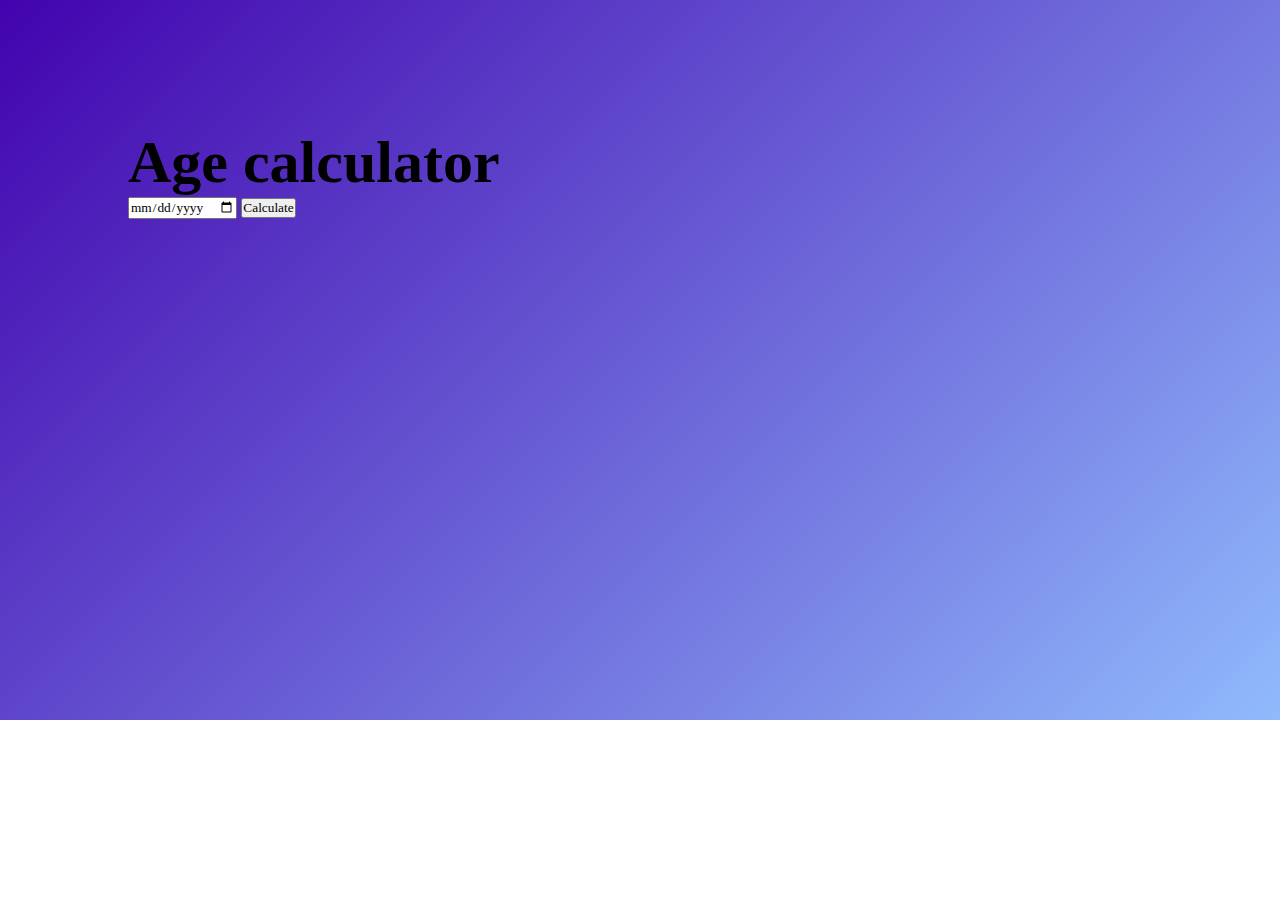
<file: Age calculator/index.html>
<!DOCTYPE html>
<html lang="en">
<head>
    <meta charset="UTF-8">
    <meta name="viewport" content="width=device-width, initial-scale=1.0">
    <title>Document</title>
    <link rel="stylesheet" href="style.css">
</head>
<body>
    <div class="container">
        <div class="calculator">
            <h1>Age calculator</h1>
            <div class="input-box">
                <input type="date" id="date">
                <button onclick="calculateAge()">Calculate</button>
            </div>
        </div>
    </div>
</body>
</html>
</file>
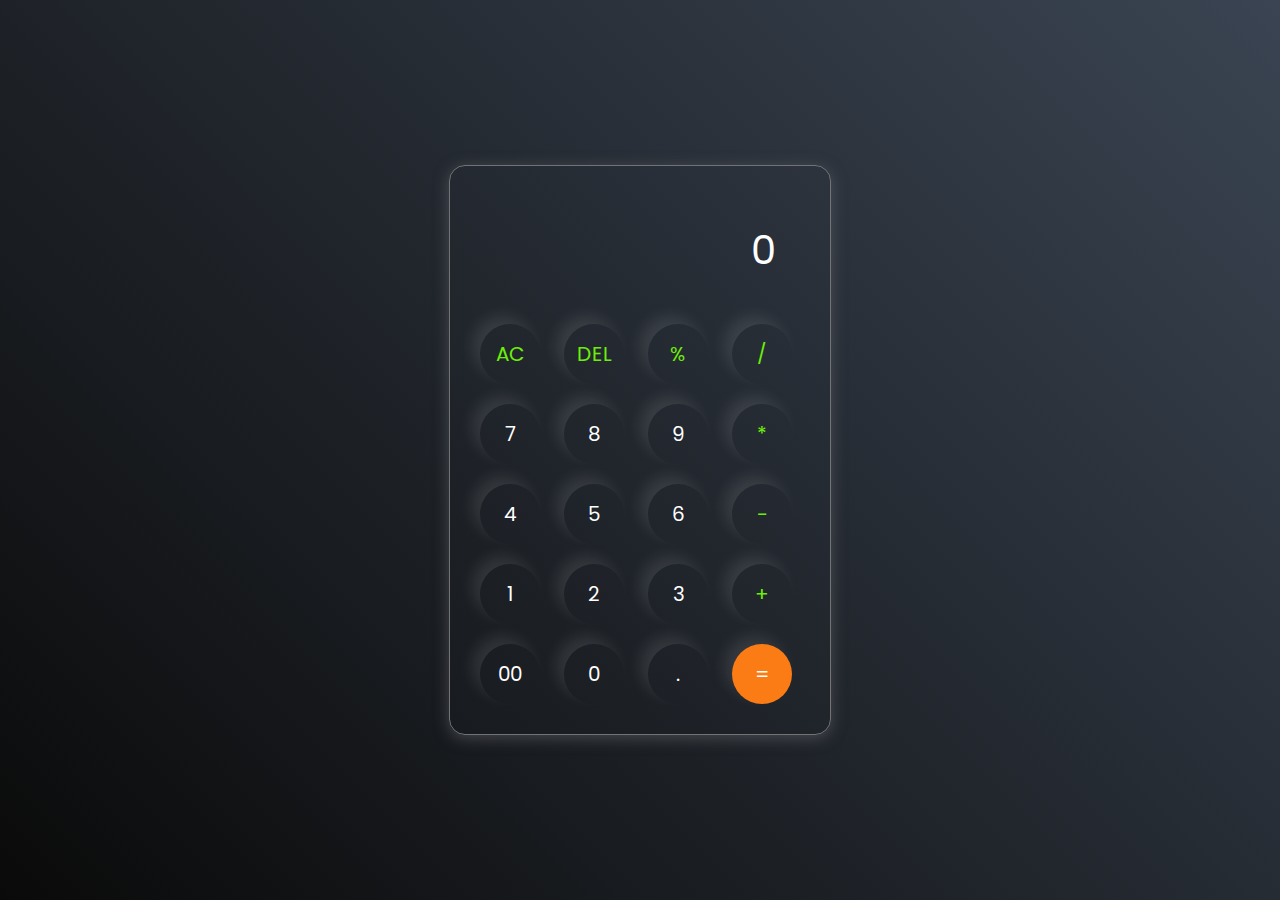
<file: Calculator/index.html>
<!DOCTYPE html>
<html lang="en">
  <head>
    <meta charset="UTF-8" />
    <meta http-equiv="X-UA-Compatible" content="IE=edge" />
    <meta name="viewport" content="width=device-width, initial-scale=1.0" />
    <link rel="stylesheet" href="style.css" />
    <title>Calculator</title>
  </head>
  <body>
    <div class="container">
      <div class="calculator">
        <input type="text" id="inputBox" placeholder="0" />
        <div>
          <button class="button operator">AC</button>
          <button class="button operator">DEL</button>
          <button class="button operator">%</button>
          <button class="button operator">/</button>
        </div>
        <div>
          <button class="button">7</button>
          <button class="button">8</button>
          <button class="button">9</button>
          <button class="button operator">*</button>
        </div>
        <div>
          <button class="button">4</button>
          <button class="button">5</button>
          <button class="button">6</button>
          <button class="button operator">-</button>
        </div>
        <div>
          <button class="button">1</button>
          <button class="button">2</button>
          <button class="button">3</button>
          <button class="button operator">+</button>
        </div>

        <div>
          <button class="button">00</button>
          <button class="button">0</button>
          <button class="button">.</button>
          <button class="button equalBtn">=</button>
        </div>
      </div>
    </div>

    <script src="script.js"></script>
  </body>
</html>
</file>
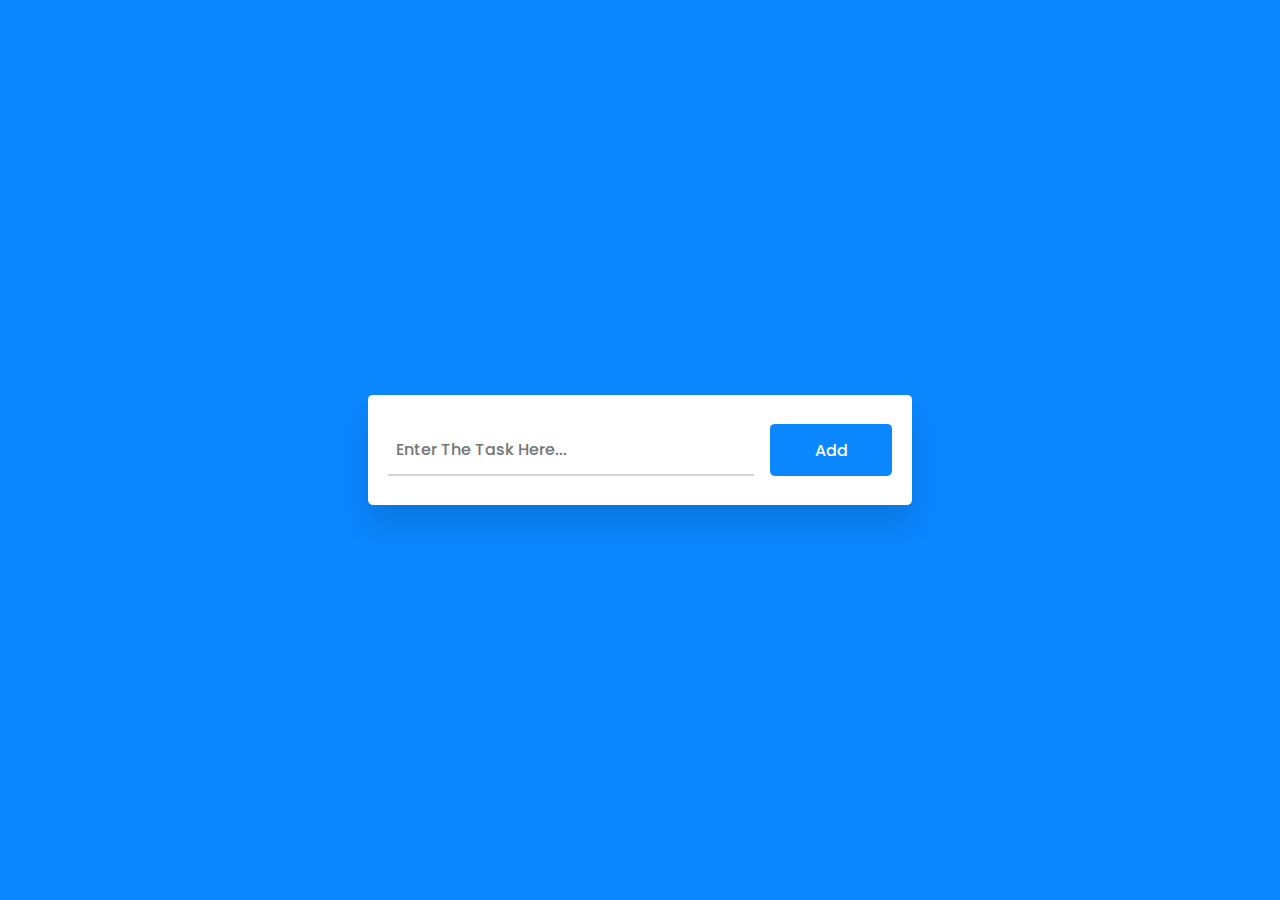
<file: to-do list/index.html>
<!DOCTYPE html>
<html lang="en">
  <head>
    <meta name="viewport" content="width=device-width, initial-scale=1.0" />
    <title>To Do List With Local Storage</title>
    <!-- Font Awesome Icons -->
    <link
      rel="stylesheet"
      href="https://cdnjs.cloudflare.com/ajax/libs/font-awesome/6.2.0/css/all.min.css"
    />
    <!-- Google Fonts -->
    <link
      href="https://fonts.googleapis.com/css2?family=Poppins:wght@400;500&display=swap"
      rel="stylesheet"
    />
    <!-- Stylesheet -->
    <link rel="stylesheet" href="style.css" />
  </head>
  <body>
    <div class="container">
      <div id="new-task">
        <input type="text" placeholder="Enter The Task Here..." />
        <button id="push">Add</button>
      </div>
      <div id="tasks"></div>
    </div>
    <!-- Script -->
    <script src="script.js"></script>
  </body>
</html>
</file>
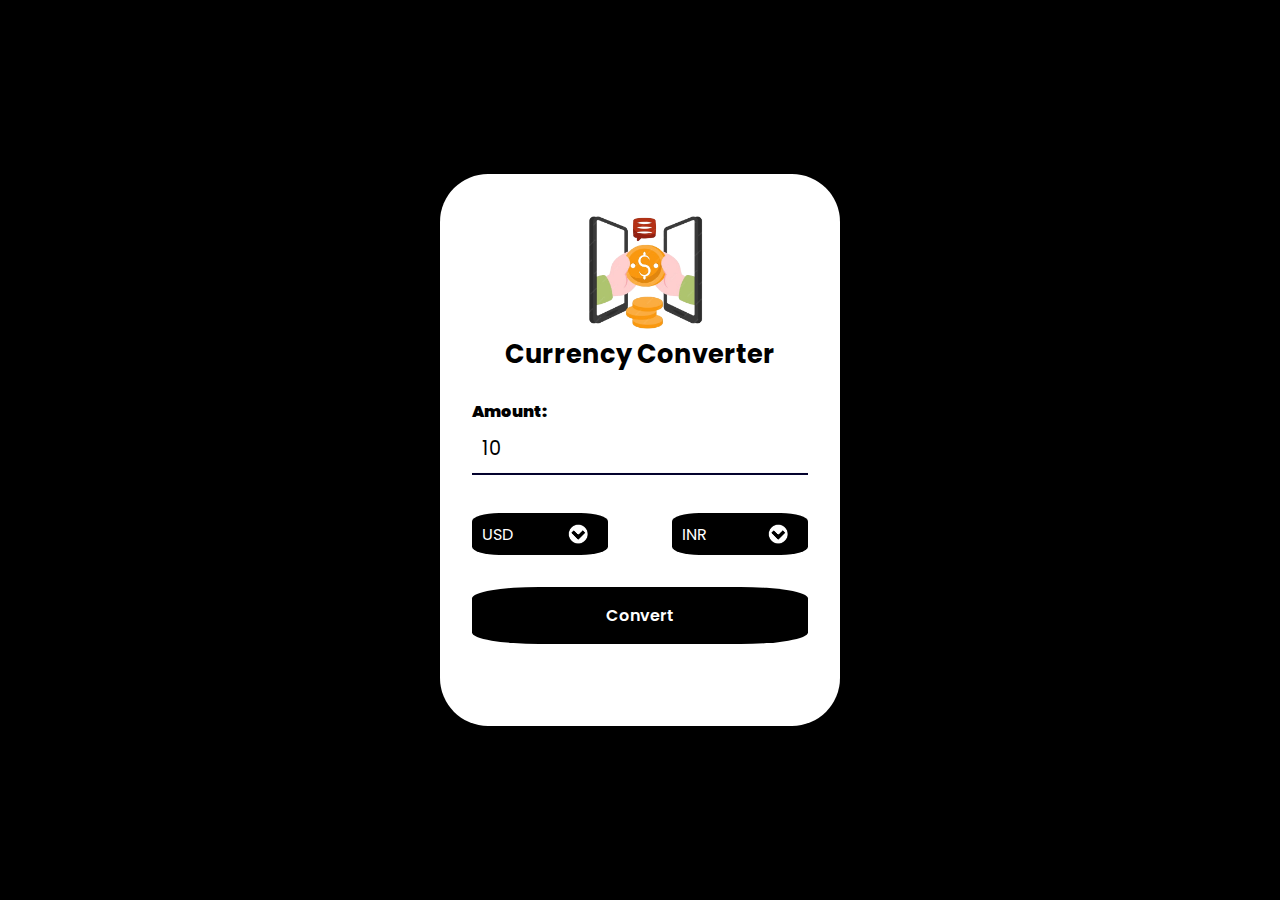
<file: currency converter/Currency Converter-20240727T132303Z-001/Currency Converter/index.html>
<!DOCTYPE html>
<html lang="en">
<head>
  <meta charset="UTF-8">
  <meta name="viewport" content="width=device-width, initial-scale=1.0">
  <title>Currency Calculator</title>
  <link rel="stylesheet" href="style.css">
  <link href="https://fonts.googleapis.com/css2?family=Poppins:wght@400;600&display=swap"
  rel="stylesheet"/>
</head>
<body>
<div class="wrapper">
<div class="details">
 <img src="currency 1.png" class="icon" />
 <h1 class="title">Currency Converter</h1>
</div>
<label for="amount">Amount:</label>
<input type="number" id="amount" value="10" />
<div class="dropdown">
 <select id="from-currency-select"></select>
 <select id="to-currency-select"></select>
</div>
<button id="convert-button">Convert</button>
<p id="result"></p>
</div>
  <script src="currency.js"></script>
  <script src="api-key.js"></script>
  <script src="script.js"></script>
</body>
</html>
</file>
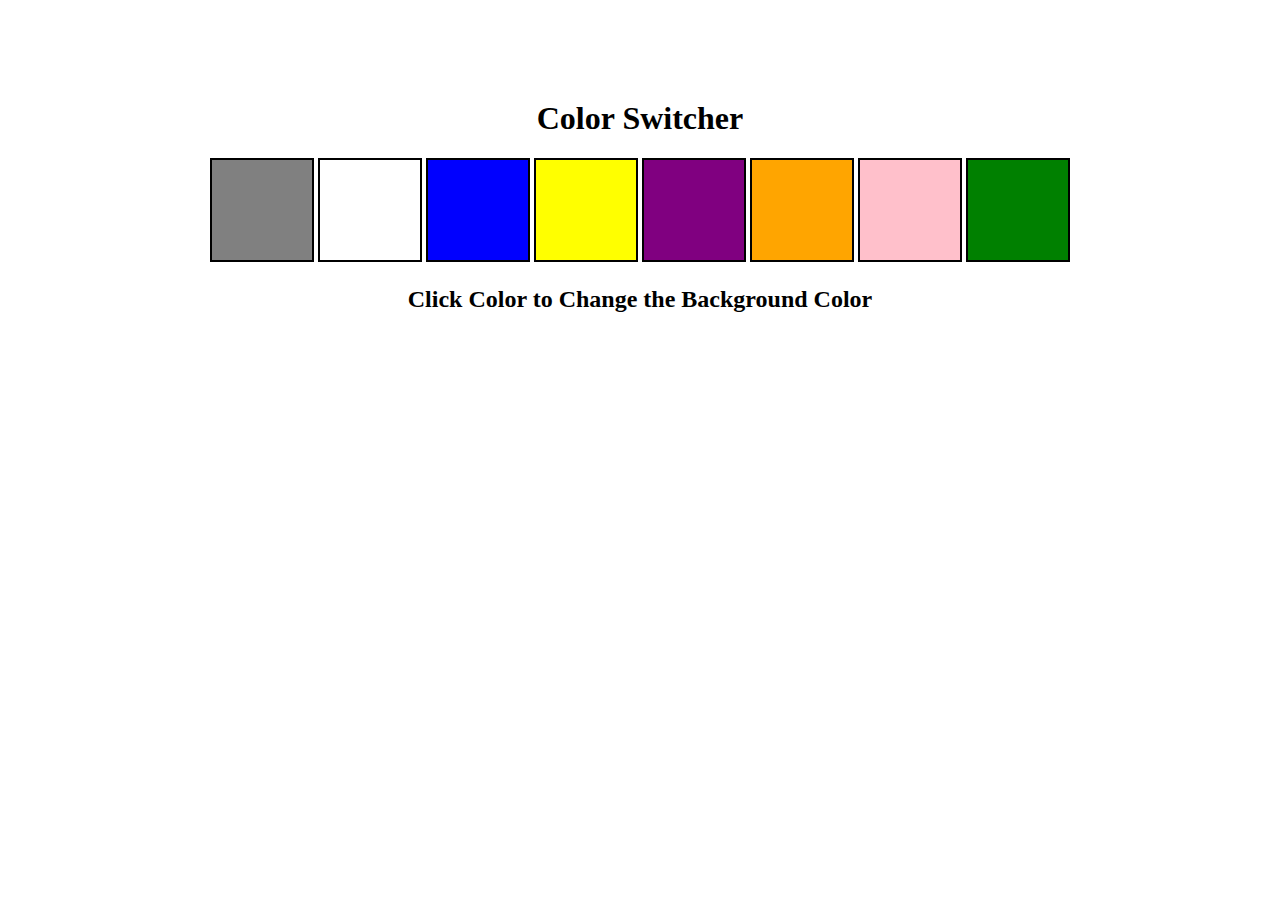
<file: color switcher/colorchange.html>
<!DOCTYPE html>
<html lang="en">

<head>
    <meta charset="UTF-8">
    <meta name="viewport" content="width=device-width, initial-scale=1.0">
    <title>Document</title>
    <link rel="stylesheet" href="styles.css">
</head>

<body>  

    <div class="canvas">
    <h1>Color Switcher</h1>
    <span class="button" id="grey"></span>
    <span class="button" id="white"></span>
    <span class="button" id="blue"></span>
    <span class="button" id="yellow"></span>
    <span class="button" id="purple"></span>
    <span class="button" id="orange"></span>
    <span class="button" id="pink"></span>
    <span class="button" id="green"></span>

    <h2>Click Color to Change the Background Color</h2>
</div>
</body>
<script src="script.js"></script>

</html>
</file>
<file: Age calculator/style.css>
*{
    margin:  0;
    padding: 0;
    font-family: 'Poppins' , 'san-serif';
    /* box-sizing: border-box; */

}
.container{
    display: flex;
    width: 100%;
    height: 720px;
    background: linear-gradient(135deg, #4203ae, #90bafc);
}

.calculator{
    width: 100%;
    max-width: 600px;
    margin-left: 10%;
    margin-top: 10%;
    
}
.calculator h1{
    font-size: 60px;
}
</file>
<file: Calculator/style.css>
@import url('https://fonts.googleapis.com/css2?family=Poppins:wght@500&display=swap');

*{
    margin: 0;
    padding: 0;
    box-sizing: border-box;
    font-family: 'Poppins', sans-serif;
}

body{
    width: 100%;
    height: 100vh;
    display: flex;
    justify-content: center;
    align-items: center;
    background: linear-gradient(45deg, #0a0a0a, #3a4452);
}

.calculator{
    border: 1px solid #717377;
    padding: 20px;
    border-radius: 16px;
    background: transparent;
    box-shadow: 0px 3px 15px rgba(113, 115, 119, 0.5);

}

input{
    width: 320px;
    border: none;
    padding: 24px;
    margin: 10px;
    background: transparent;
    box-shadow: 0px 3px 15px rgbs(84, 84, 84, 0.1);
    font-size: 40px;
    text-align: right;
    cursor: pointer;
    color: #ffffff;
}

input::placeholder{
    color: #ffffff;
}

button{
    border: none;
    width: 60px;
    height: 60px;
    margin: 10px;
    border-radius: 50%;
    background: transparent;
    color: #ffffff;
    font-size: 20px;
    box-shadow: -8px -8px 15px rgba(255, 255, 255, 0.1);
    cursor: pointer;
}

.equalBtn{
    background-color: #fb7c14;
}

.operator{
    color: #6dee0a;
}
</file>
<file: to-do list/style.css>
* {
    padding: 0;
    margin: 0;
    box-sizing: border-box;
  }
  body {
    background-color: #0b87ff;
  }
  .container {
    width: 90%;
    max-width: 34em;
    position: absolute;
    transform: translate(-50%, -50%);
    top: 50%;
    left: 50%;
  }
  #new-task {
    position: relative;
    background-color: #ffffff;
    padding: 1.8em 1.25em;
    border-radius: 0.3em;
    box-shadow: 0 1.25em 1.8em rgba(1, 24, 48, 0.15);
    display: grid;
    grid-template-columns: 9fr 3fr;
    gap: 1em;
  }
  #new-task input {
    font-family: "Poppins", sans-serif;
    font-size: 1em;
    border: none;
    border-bottom: 2px solid #d1d3d4;
    padding: 0.8em 0.5em;
    color: #111111;
    font-weight: 500;
  }
  #new-task input:focus {
    outline: none;
    border-color: #0b87ff;
  }
  #new-task button {
    font-family: "Poppins", sans-serif;
    font-weight: 500;
    font-size: 1em;
    background-color: #0b87ff;
    color: #ffffff;
    outline: none;
    border: none;
    border-radius: 0.3em;
    cursor: pointer;
  }
  #tasks {
    background-color: #ffffff;
    position: relative;
    padding: 1.8em 1.25em;
    margin-top: 3.8em;
    width: 100%;
    box-shadow: 0 1.25em 1.8em rgba(1, 24, 48, 0.15);
    border-radius: 0.6em;
  }
  .task {
    background-color: #ffffff;
    padding: 0.3em 0.6em;
    margin-top: 0.6em;
    display: flex;
    align-items: center;
    border-bottom: 2px solid #d1d3d4;
    cursor: pointer;
  }
  .task span {
    font-family: "Poppins", sans-serif;
    font-size: 0.9em;
    font-weight: 400;
  }
  .task button {
    color: #ffffff;
    padding: 0.8em 0;
    width: 2.8em;
    border-radius: 0.3em;
    border: none;
    outline: none;
    cursor: pointer;
  }
  .delete {
    background-color: #fb3b3b;
  }
  .edit {
    background-color: #0b87ff;
    margin-left: auto;
    margin-right: 3em;
  }
  .completed {
    text-decoration: line-through;
  }
</file>
<file: currency converter/Currency Converter-20240727T132303Z-001/Currency Converter/style.css>
* {
  padding: 0;
  margin: 0;
  box-sizing: border-box;
  font-family: "Poppins", sans-serif;
  border: none;
  outline: none;
}
body {
  background-color: #000000;
}
.wrapper {
  width: 90%;
  max-width: 25em;
  background-color: #ffffff;
  position: absolute;
  transform: translate(-50%, -50%);
  left: 50%;
  top: 50%;
  padding: 2em;
  border-radius: 3em;
}
.details {
  display: flex;
  align-items: center;
  flex-direction: column;
}
.icon {
  width: 9.37em;
}
.title {
  font-size: 1.6em;
  margin-bottom: 1em;
}
label {
  display: block;
  font-weight: 900;
}
input#amount {
  font-weight: 400;
  font-size: 1.2em;
  width: 100%;
  border-bottom: 2px solid #02002c;
  color: #000000;
  margin-bottom: 2em;
  padding: 0.5em;
}
.dropdown {
  display: flex;
  gap: 4em;
}
select {
  width: 100%;
  padding: 0.6em;
  font-size: 1em;
  border-radius: 20%;
  appearance: none;
  background-image: url("arrow1.png");
  background-repeat: no-repeat;
  background-position: right 15px top 50%, center;
  background-size: 30px 30px;
  background-color: #000000;
  color: #ffffff;
  cursor: pointer;
}
select option {
  background-color: #000000;
  color: #ffffff;
}
button {
  font-size: 1em;
  width: 100%;
  background-color: #000000;
  padding: 1em 0;
  margin-top: 2em;
  border-radius: 20%;
  color: #ffffff;
  font-weight: 600;
  cursor: pointer;
  transition: all 0.3s ease;
}
button:hover{
  transform: scale(0.96);
}
#result {
  font-size: 1.2em;
  font-weight: 950;
  text-align: center;
  margin-top: 1em;
  color: #fc2323;
  padding: 0.8em 0;
}
</file>
<file: color switcher/styles.css>
html {
    margin: 0;
  }
  
  span {
    display: block;
  }
  .canvas {
    margin: 100px auto 100px;
    width: 80%;
    text-align: center;
  }
  
  .button {
    width: 100px;
    height: 100px;
    border: solid black 2px;
    display: inline-block;
  }
  
  #grey {
    background: grey;
  }
  
  #white {
    background: white;
  }
  #blue {
    background: blue;
  }
  #yellow {
    background: yellow;
  }
  #purple {
    background: purple;
  }
  
  #green{
    background: green;
  }
#pink{
  background: pink;
}
#orange{
  background: orange;
}
</file>
